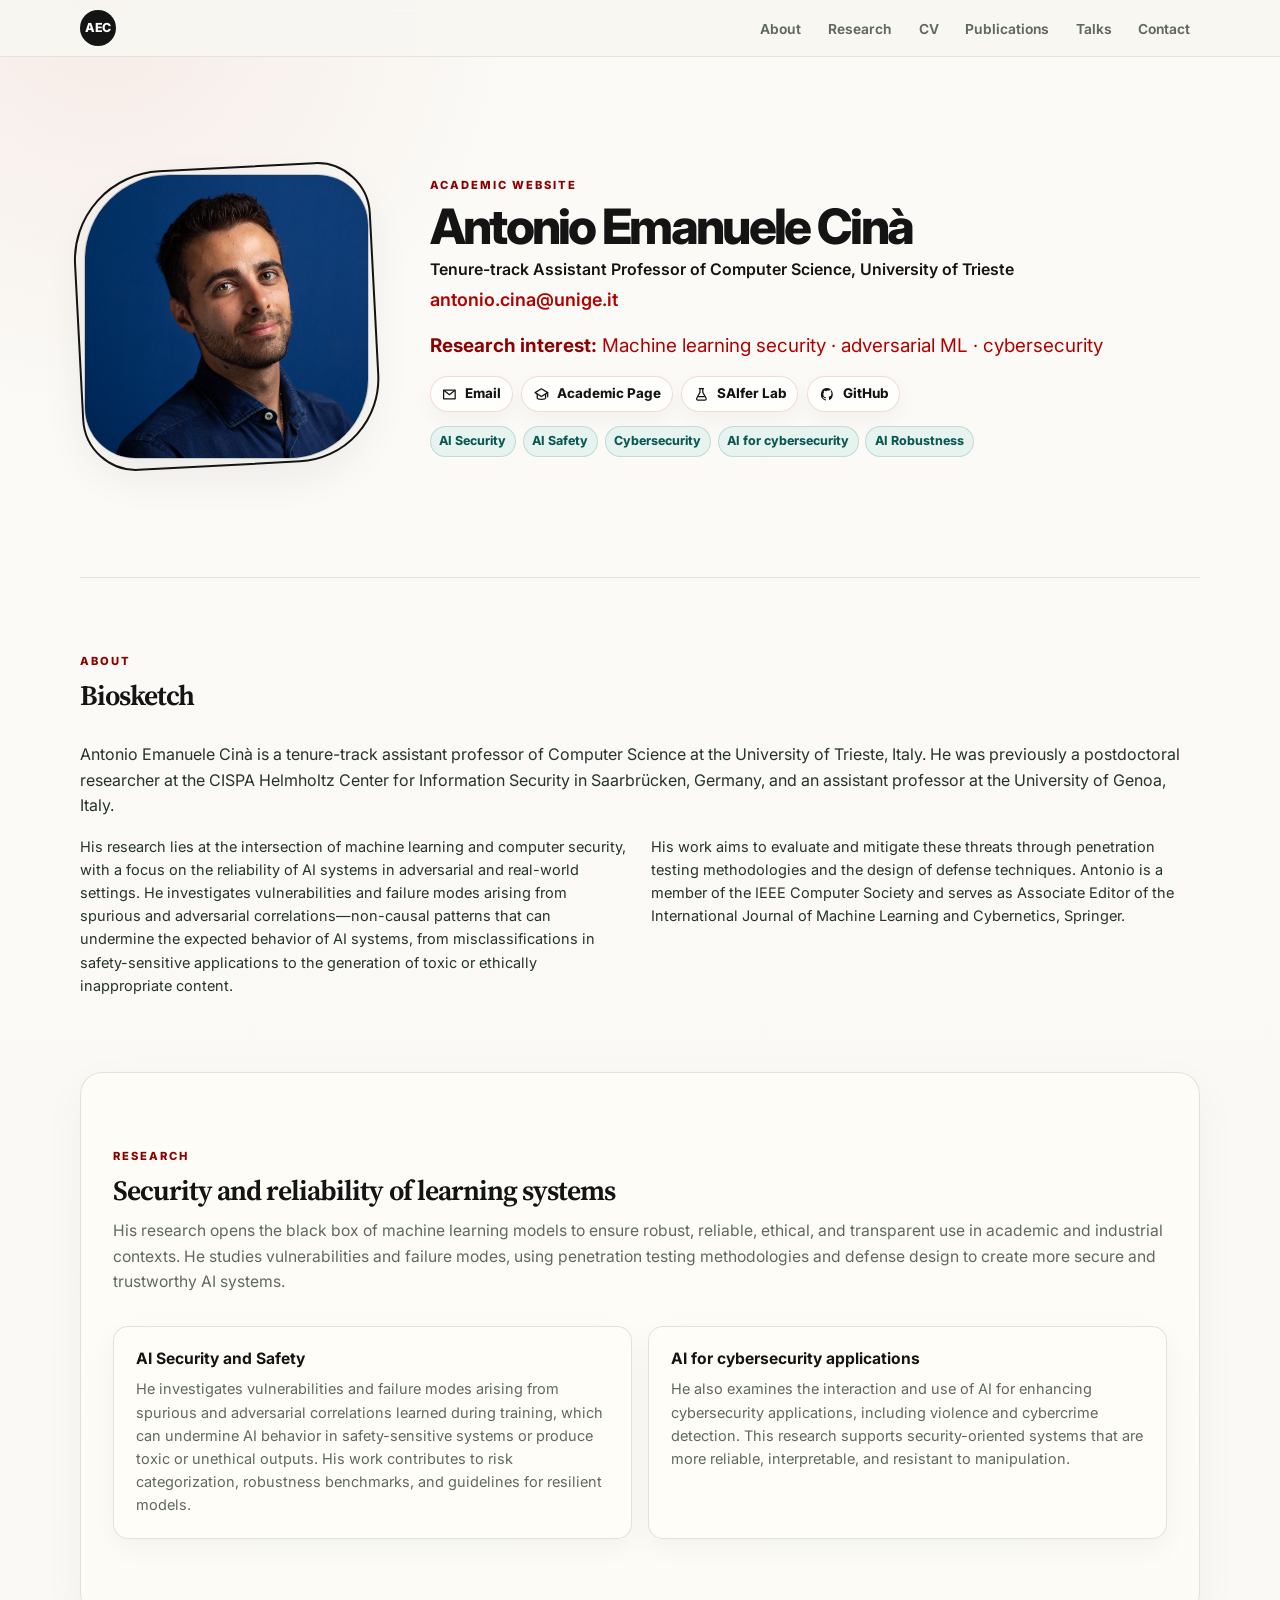
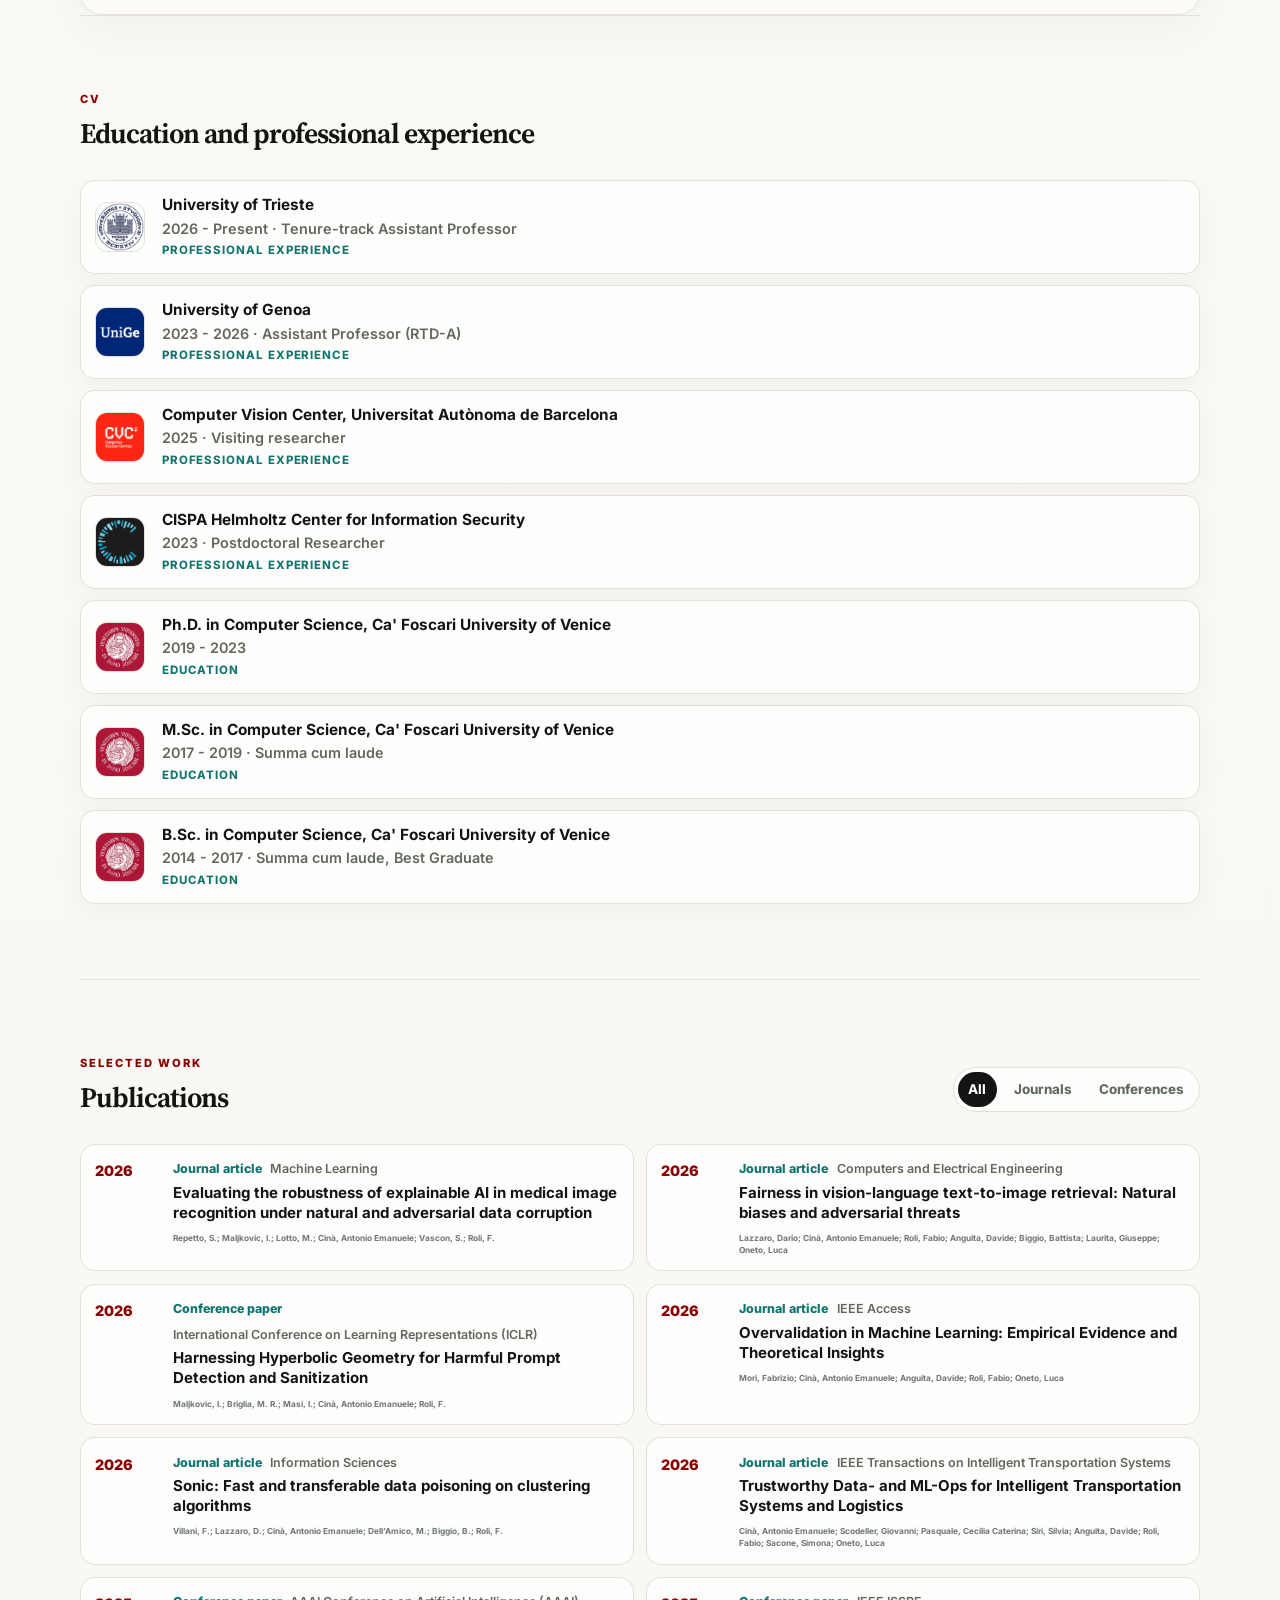
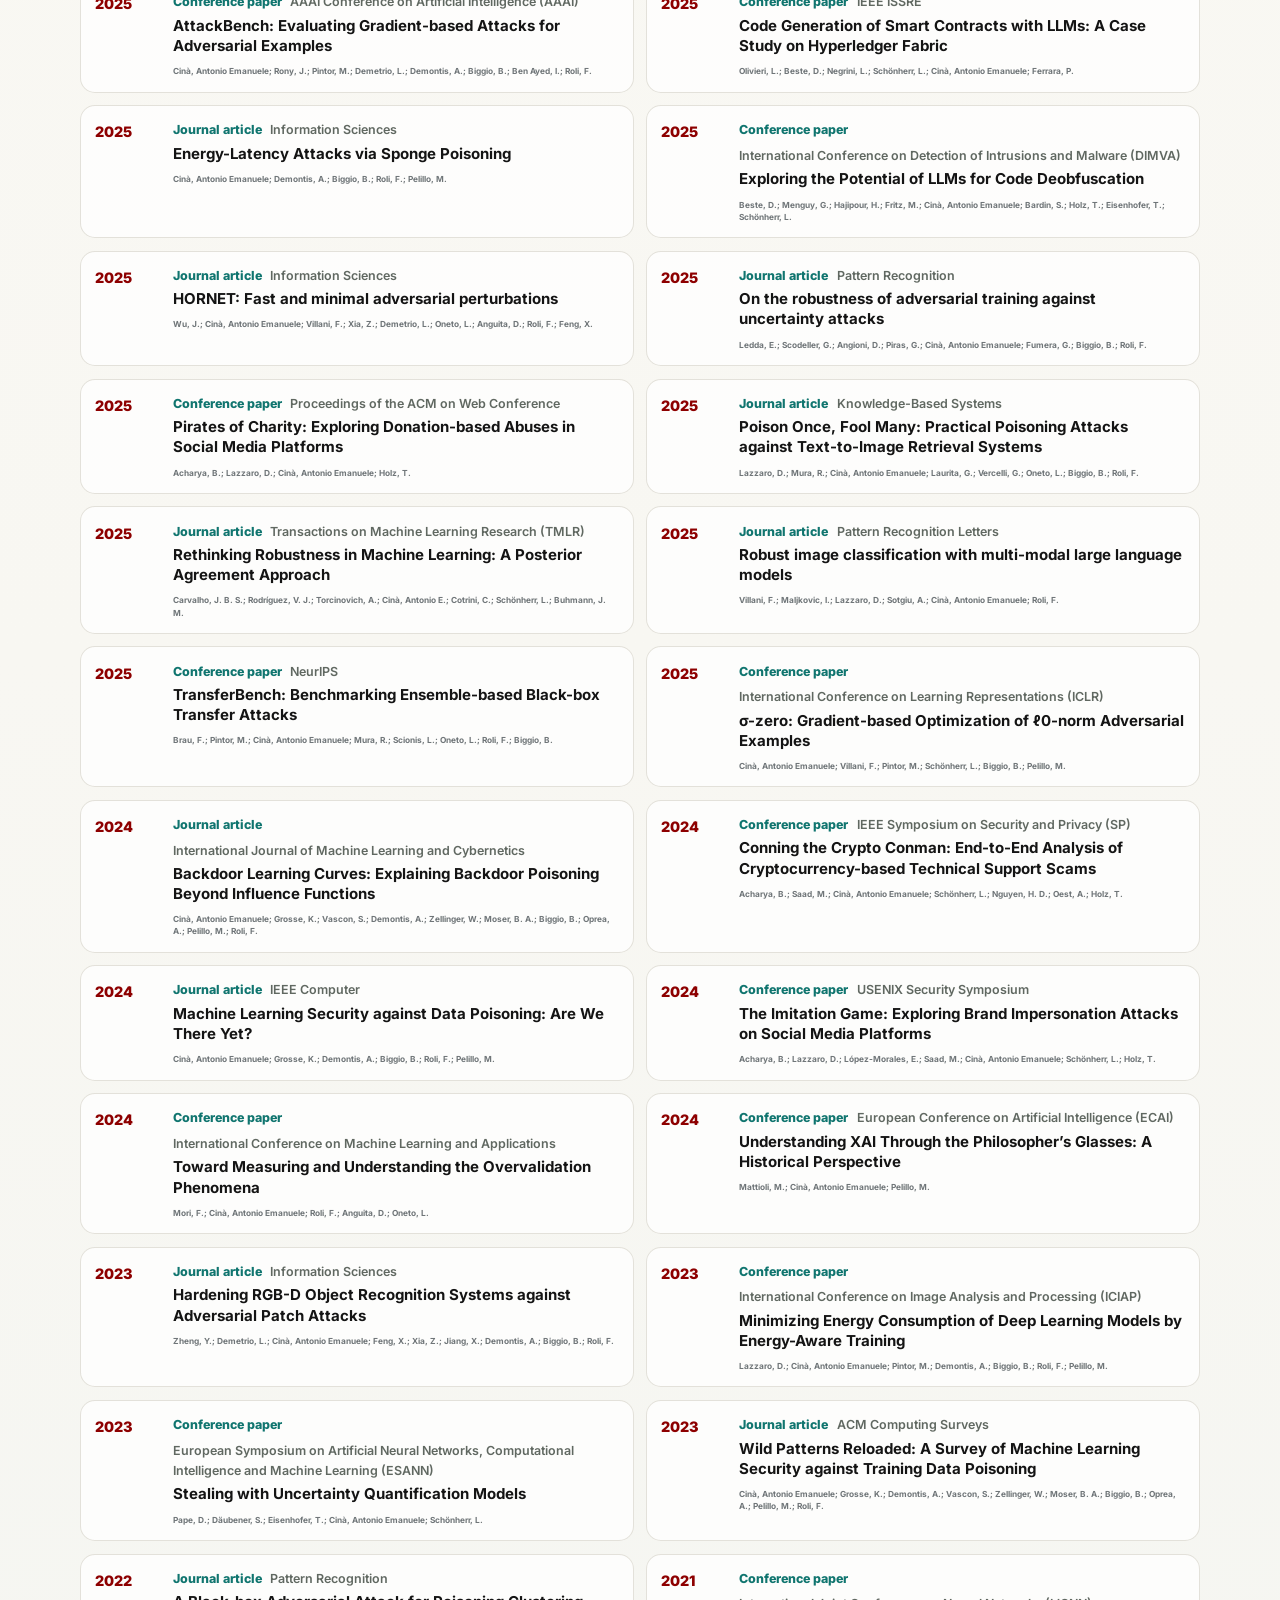
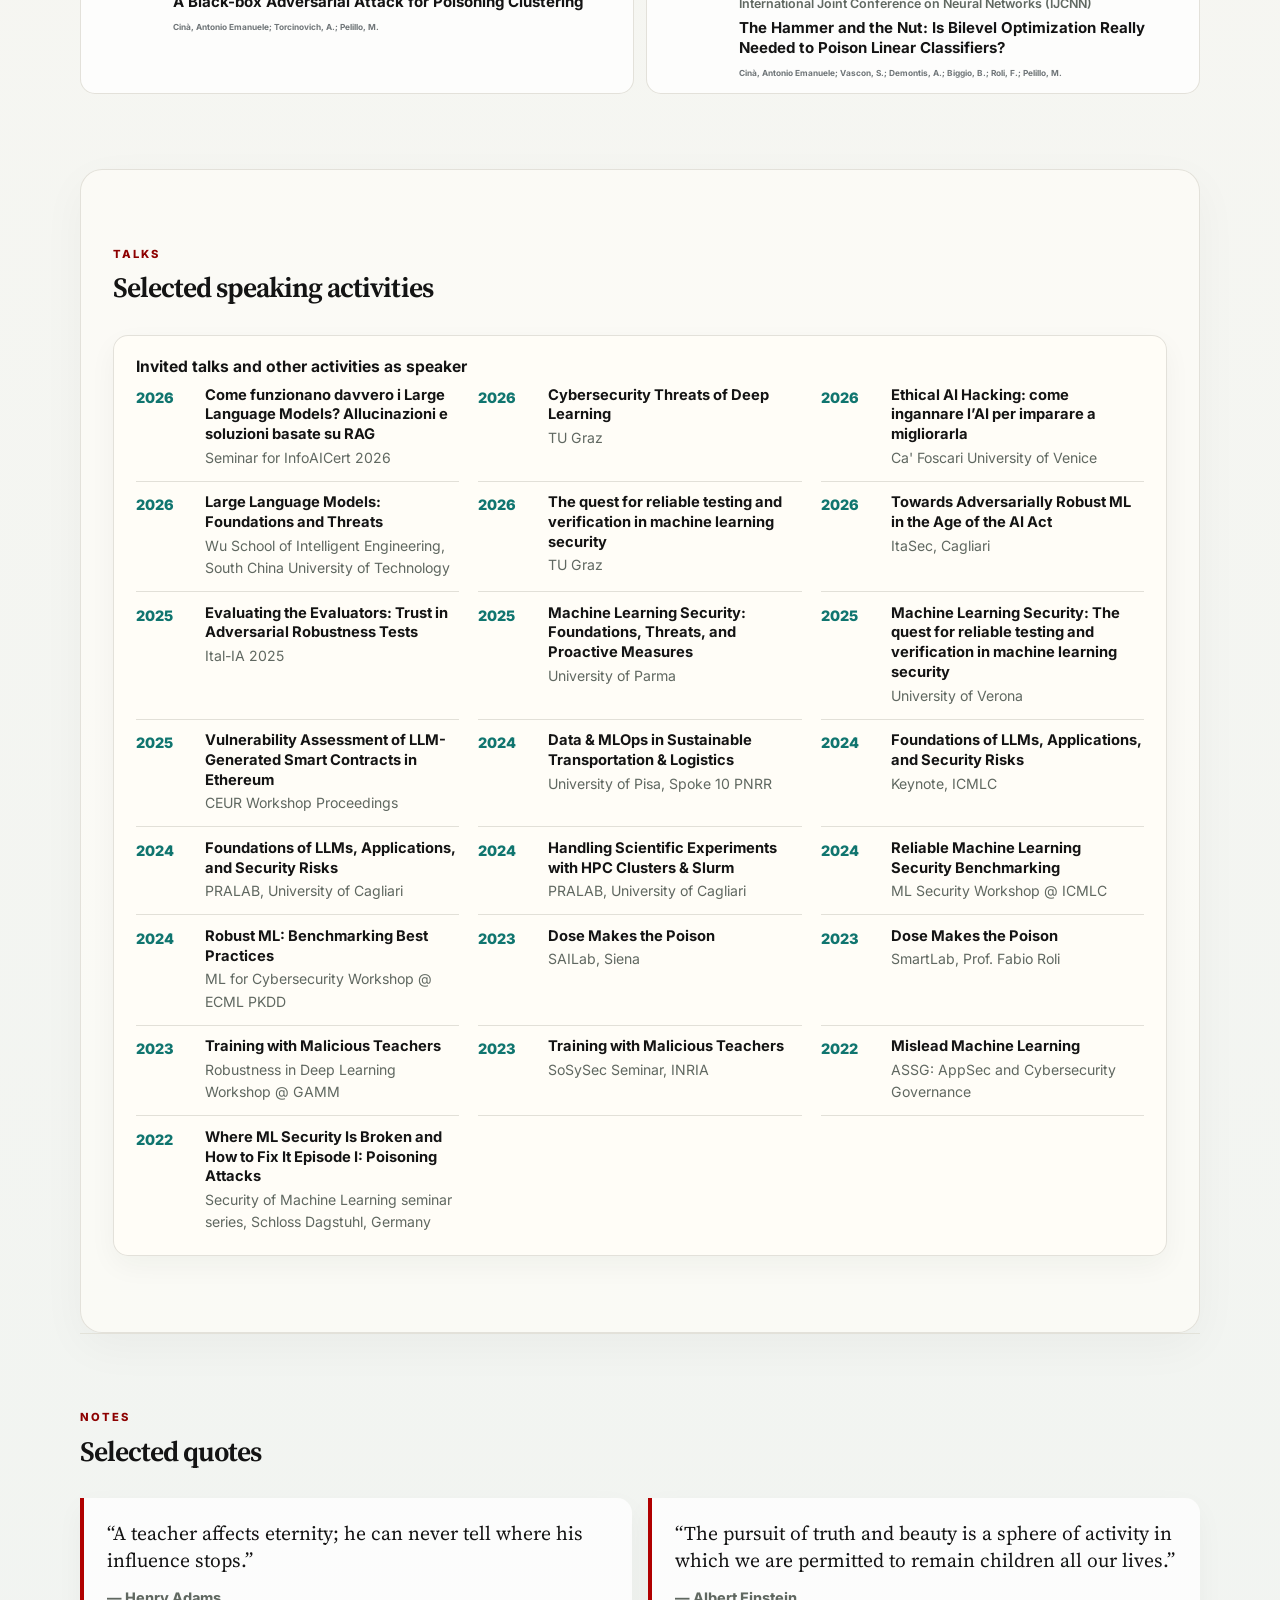
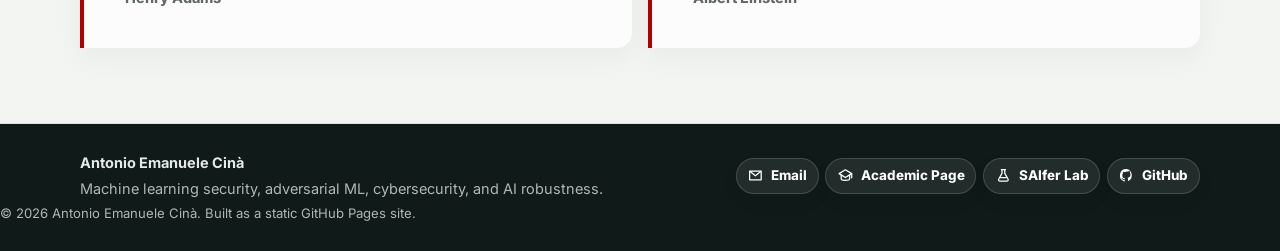
<file: index.html>
<!doctype html>
<html lang="en">
  <head>
    <meta charset="utf-8">
    <meta name="viewport" content="width=device-width, initial-scale=1">
    <meta name="description" content="Academic website of Antonio Emanuele Cinà, researcher in machine learning security, adversarial machine learning, cybersecurity, and AI robustness.">
    <meta name="theme-color" content="#b00000">
    <title>Antonio Emanuele Cinà | Academic Website</title>
    <link rel="preconnect" href="https://fonts.googleapis.com">
    <link rel="preconnect" href="https://fonts.gstatic.com" crossorigin>
    <link href="https://fonts.googleapis.com/css2?family=Inter:wght@400;500;600;700;800&family=Source+Serif+4:opsz,wght@8..60,500;8..60,650&display=swap" rel="stylesheet">
    <link rel="stylesheet" href="assets/css/style.css">
    <link rel="icon" href="https://img.icons8.com/color/48/motarboard.png" type="image/png">
  </head>
  <body>
    <a class="skip-link" href="#main">Skip to content</a>

    <header class="site-header">
      <nav class="nav wrap" aria-label="Primary navigation">
        <a class="brand" href="#top" aria-label="Antonio Emanuele Cinà home">AEC</a>
        <button class="nav-toggle" type="button" aria-expanded="false" aria-controls="nav-links">Menu</button>
        <ul class="nav-links" id="nav-links">
          <li><a href="#about">About</a></li>
          <li><a href="#research">Research</a></li>
          <li><a href="#experience">CV</a></li>
          <li><a href="#publications">Publications</a></li>
          <li><a href="#talks">Talks</a></li>
          <li><a href="#contact">Contact</a></li>
        </ul>
      </nav>
    </header>

    <main id="main">
      <section class="hero wrap" id="top" aria-labelledby="person-name">
        <figure class="portrait-frame">
          <img id="profile-photo" src="assets/img/profile.jpg" alt="">
        </figure>

        <div class="hero-copy">
          <p class="kicker">Academic website</p>
          <h1 id="person-name">Antonio Emanuele Cinà</h1>
          <p class="role" id="person-title">Tenure-Track Researcher (RTDA), University of Genoa</p>
          <a class="hero-email" id="email-link" href="mailto:antonio.cina@unige.it">antonio.cina@unige.it</a>
          <p class="research-line"><strong>Research interest:</strong> <span id="person-tagline">Machine Learning Security · Adversarial ML · Cybersecurity</span></p>
          <ul class="contact-icons" id="contact-icons" aria-label="Contact and profile links"></ul>
          <ul class="tag-list" id="interest-tags" aria-label="Research interests"></ul>
        </div>
      </section>

      <section class="section wrap" id="about" aria-labelledby="about-title">
        <div class="section-header">
          <p class="kicker">About</p>
          <h2 id="about-title">Biosketch</h2>
        </div>
        <div class="section-content prose" id="bio-text"></div>
      </section>

      <section class="section section-soft wrap" id="research" aria-labelledby="research-title">
        <div class="section-header">
          <p class="kicker">Research</p>
          <h2 id="research-title">Security and reliability of learning systems</h2>
          <p id="research-objective" class="section-lede"></p>
        </div>
        <div class="card-grid" id="research-focus"></div>
      </section>

      <section class="section wrap" id="experience" aria-labelledby="experience-title">
        <div class="section-header">
          <p class="kicker">CV</p>
          <h2 id="experience-title">Education and professional experience</h2>
        </div>
        <ol class="experience-list" id="timeline"></ol>
      </section>

      <section class="section wrap" id="publications" aria-labelledby="publications-title">
        <div class="section-header publication-heading">
          <div>
            <p class="kicker">Selected work</p>
            <h2 id="publications-title">Publications</h2>
          </div>
          <div class="publication-tabs" role="tablist" aria-label="Publication filters">
            <button class="tab-button is-active" type="button" role="tab" aria-selected="true" data-filter="all">All</button>
            <button class="tab-button" type="button" role="tab" aria-selected="false" data-filter="journal">Journals</button>
            <button class="tab-button" type="button" role="tab" aria-selected="false" data-filter="conference">Conferences</button>
          </div>
        </div>
        <ol class="publication-list filtered" id="publication-list"></ol>
      </section>

      <section class="section section-soft wrap" id="talks" aria-labelledby="talks-title">
        <div class="section-header">
          <p class="kicker">Talks</p>
          <h2 id="talks-title">Selected speaking activities</h2>
        </div>
        <div class="talk-grid">
          <article class="talk-panel full">
            <h3>Invited talks and other activities as speaker</h3>
            <ol class="talk-list compact" id="talks-list"></ol>
          </article>
        </div>
      </section>

      <section class="section quote-section wrap" aria-labelledby="quotes-title">
        <div class="section-header">
          <p class="kicker">Notes</p>
          <h2 id="quotes-title">Selected quotes</h2>
        </div>
        <div id="quotes" class="quotes"></div>
      </section>
    </main>

    <footer class="footer" id="contact">
      <div class="wrap footer-inner">
        <div>
          <strong>Antonio Emanuele Cinà</strong>
          <p>Machine learning security, adversarial ML, cybersecurity, and AI robustness.</p>
        </div>
        <ul class="footer-links" id="footer-links" aria-label="Footer contact links"></ul>
      </div>
      <p class="copyright">© <span id="year"></span> Antonio Emanuele Cinà. Built as a static GitHub Pages site.</p>
    </footer>

    <script src="assets/js/site-data.js"></script>
    <script src="assets/js/main.js"></script>
  </body>
</html>
</file>
<file: assets/css/style.css>
:root {
  color-scheme: light;
  --bg: #f8f7f2;
  --surface: #fffdf8;
  --surface-strong: #ffffff;
  --text: #141414;
  --muted: #606861;
  --line: #e2e0d8;
  --accent: #b00000;
  --accent-strong: #8d0000;
  --accent-soft: #f7e7e3;
  --teal: #10756f;
  --teal-soft: #e6f3ef;
  --shadow: 0 16px 44px rgba(28, 30, 27, 0.07);
  --radius-lg: 22px;
  --radius-md: 15px;
  --radius-sm: 10px;
  --font-sans: "Inter", system-ui, -apple-system, BlinkMacSystemFont, "Segoe UI", sans-serif;
  --font-serif: "Source Serif 4", Georgia, serif;
}

* { box-sizing: border-box; }
html { scroll-behavior: smooth; }
body {
  margin: 0;
  background:
    radial-gradient(circle at 8% 0%, rgba(176, 0, 0, 0.06), transparent 26rem),
    linear-gradient(180deg, #fbfaf6 0%, var(--bg) 58%, #f1f4f1 100%);
  color: var(--text);
  font-family: var(--font-sans);
  font-size: 14.5px;
  line-height: 1.6;
  text-rendering: optimizeLegibility;
  -webkit-font-smoothing: antialiased;
}

img { display: block; max-width: 100%; }
a { color: var(--text); text-decoration: none; }
a:hover { color: var(--text); }
:focus-visible { outline: 3px solid var(--accent); outline-offset: 4px; }

.wrap { width: min(1120px, calc(100% - 44px)); margin-inline: auto; }

.skip-link {
  position: fixed;
  top: 1rem;
  left: 1rem;
  z-index: 100;
  transform: translateY(-150%);
  border-radius: 999px;
  background: var(--text);
  color: #fff;
  padding: 0.7rem 1rem;
}
.skip-link:focus { transform: translateY(0); }

.site-header {
  position: sticky;
  top: 0;
  z-index: 20;
  border-bottom: 1px solid rgba(226, 224, 216, 0.86);
  background: rgba(248, 247, 242, 0.9);
  backdrop-filter: blur(18px);
}
.nav { display: flex; align-items: center; justify-content: space-between; gap: 1rem; padding-block: 0.62rem; }
.brand {
  display: inline-grid;
  width: 2.25rem;
  height: 2.25rem;
  place-items: center;
  border-radius: 50%;
  background: var(--text);
  color: #fff;
  font-size: 0.78rem;
  font-weight: 800;
  letter-spacing: -0.04em;
  text-decoration: none;
}
.nav-toggle {
  display: none;
  border: 1px solid var(--line);
  border-radius: 999px;
  background: var(--surface);
  color: var(--text);
  font-weight: 700;
  padding: 0.5rem 0.75rem;
}
.nav-links,
.tag-list,
.contact-icons,
.footer-links {
  display: flex;
  align-items: center;
  gap: 0.42rem;
  margin: 0;
  padding: 0;
  list-style: none;
}
.nav-links { flex-wrap: wrap; justify-content: flex-end; }
.nav-links a {
  border-radius: 999px;
  color: var(--muted);
  font-size: 0.86rem;
  font-weight: 650;
  padding: 0.42rem 0.62rem;
  text-decoration: none;
}
.nav-links a:hover { background: var(--accent-soft); color: var(--accent-strong); }

.hero {
  display: grid;
  grid-template-columns: minmax(220px, 292px) minmax(0, 1fr);
  gap: clamp(1.8rem, 4.5vw, 4.4rem);
  align-items: center;
  padding-block: clamp(2.4rem, 6vw, 4.8rem);
  min-height: 520px;
}
.portrait-frame {
  position: relative;
  margin: 0;
  width: min(100%, 285px);
  justify-self: center;
}
.portrait-frame::before {
  content: "";
  position: absolute;
  inset: -7px;
  z-index: -1;
  border: 2px solid var(--text);
  border-radius: 30% 18% 28% 18%;
  transform: rotate(-3deg);
}
.portrait-frame img {
  width: 100%;
  aspect-ratio: 1 / 1;
  object-fit: cover;
  border: 1px solid rgba(20, 20, 20, 0.22);
  border-radius: 30% 18% 28% 18%;
  box-shadow: var(--shadow);
}
.hero-copy { max-width: 760px; }
.kicker {
  margin: 0 0 0.55rem;
  color: var(--accent-strong);
  font-size: 0.7rem;
  font-weight: 800;
  letter-spacing: 0.18em;
  text-transform: uppercase;
}
.hero h1 {
  margin: 0;
  color: var(--text);
  font-family: var(--font-sans);
  font-size: clamp(2.15rem, 4.7vw, 3.05rem);
  font-weight: 800;
  letter-spacing: -0.055em;
  line-height: 0.98;
}
.section h2 {
  margin: 0;
  color: var(--text);
  font-family: var(--font-serif);
  font-size: clamp(1.65rem, 3vw, 1.75rem);
  font-weight: 650;
  letter-spacing: -0.035em;
  line-height: 1.08;
}
.role {
  max-width: 720px;
  margin: 0.7rem 0 0;
  color: var(--text);
  font-size: clamp(1rem, 1.7vw, 1.32rem);
  font-weight: 650;
  line-height: 1.32;
}
.hero-email {
  display: inline-block;
  margin-top: 0.18rem;
  font-size: clamp(0.96rem, 1.45vw, 1.12rem);
  font-weight: 600;
  color: var(--accent);
}
.research-line {
  max-width: 760px;
  margin: 1.15rem 0 0;
  color: var(--accent);
  font-size: clamp(1rem, 1.65vw, 1.18rem);
  line-height: 1.4;
}
.research-line strong { color: var(--accent-strong); }
.contact-icons { flex-wrap: wrap; margin-top: 1rem; gap: 0.55rem; }
.icon-link {
  display: inline-flex;
  align-items: center;
  gap: 0.45rem;
  min-height: 2.28rem;
  border: 1px solid rgba(176, 0, 0, 0.14);
  border-radius: 999px;
  background: rgba(255, 255, 255, 0.76);
  color: var(--text);
  font-size: 0.84rem;
  font-weight: 750;
  padding: 0.38rem 0.66rem;
  text-decoration: none;
  box-shadow: 0 8px 22px rgba(20, 30, 28, 0.04);
}
.icon-link:hover { transform: translateY(-1px); background: var(--accent-soft); color: var(--accent-strong); }
.icon-link svg {
  width: 1.05rem;
  height: 1.05rem;
  fill: none;
  stroke: currentColor;
  stroke-width: 1.8;
  stroke-linecap: round;
  stroke-linejoin: round;
}
.icon-link svg path:first-child:last-child { fill: currentColor; stroke: none; }
.icon-link.compact { min-height: 2.2rem; background: rgba(255,255,255,0.08); color: #fff; border-color: rgba(255,255,255,0.16); }
.tag-list { flex-wrap: wrap; margin-top: 0.85rem; }
.tag {
  border: 1px solid rgba(16, 117, 111, 0.18);
  border-radius: 999px;
  background: var(--teal-soft);
  color: #0a5852;
  font-size: 0.78rem;
  font-weight: 750;
  padding: 0.28rem 0.54rem;
}

.section {
  padding-block: clamp(2.8rem, 6vw, 4.7rem);
  border-top: 1px solid rgba(226, 224, 216, 0.9);
}
.section-soft {
  width: min(1120px, calc(100% - 44px));
  border: 1px solid rgba(226, 224, 216, 0.95);
  border-radius: var(--radius-lg);
  background: rgba(255, 253, 248, 0.6);
  padding-inline: clamp(1.15rem, 3vw, 2rem);
  box-shadow: 0 14px 46px rgba(20, 30, 28, 0.04);
}
.section-header {
  max-width: 1080px;/*780px;*/
  margin-bottom: clamp(1.2rem, 3vw, 2rem);
}
.section-lede { margin: 0.8rem 0 0; color: var(--muted); font-size: 0.98rem; line-height: 1.62; }
.prose {
  display: grid;
  grid-template-columns: repeat(2, minmax(0, 1fr));
  gap: 1rem 1.4rem;
}
.prose p { margin: 0; color: #26332f; }
.prose p:first-child { grid-column: 1 / -1; font-size: 1rem; }
.card-grid { display: grid; grid-template-columns: repeat(2, minmax(0, 1fr)); gap: 1rem; }
.card,
.talk-panel {
  border: 1px solid rgba(226, 224, 216, 0.95);
  border-radius: var(--radius-md);
  background: rgba(255, 253, 248, 0.88);
  padding: clamp(1rem, 2vw, 1.35rem);
  box-shadow: 0 10px 28px rgba(20, 35, 32, 0.045);
}
.card h3,
.talk-panel h3 { margin: 0 0 0.5rem; color: var(--text); font-size: 0.98rem; line-height: 1.3; }
.card p { margin: 0; color: var(--muted); }

.experience-list { display: grid; gap: 0.72rem; margin: 0; padding: 0; list-style: none; }
.experience-item {
  display: grid;
  grid-template-columns: 52px 1fr;
  gap: 0.9rem;
  align-items: center;
  border: 1px solid rgba(226, 224, 216, 0.95);
  border-radius: var(--radius-md);
  background: rgba(255, 255, 255, 0.72);
  padding: 0.85rem 0.9rem;
  box-shadow: 0 10px 28px rgba(20, 35, 32, 0.035);
}
.experience-logo {
  display: grid;
  width: 50px;
  height: 50px;
  place-items: center;
  overflow: hidden;
  border: 1px solid var(--line);
  border-radius: 12px;
  background: #fff;
  color: var(--teal);
  font-size: 0.68rem;
  font-weight: 850;
  text-align: center;
}
.experience-logo img {
  width: 100%;
  height: 100%;
  object-fit: contain;
}
.experience-logo.fallback img { display: none; }
.experience-body { display: grid; gap: 0.08rem; }
.experience-body strong { color: var(--text); font-size: 0.96rem; line-height: 1.32; }
.experience-body span { color: var(--muted); font-size: 0.9rem; font-weight: 600; }
.experience-body em { color: var(--teal); font-size: 0.72rem; font-style: normal; font-weight: 750; text-transform: uppercase; letter-spacing: 0.08em; }

.publication-heading {
  display: flex;
  align-items: end;
  justify-content: space-between;
  gap: 1.2rem;
  max-width: none;
}
.publication-heading > div:first-child { max-width: 720px; }
.publication-heading code { border-radius: 0.45rem; background: var(--accent-soft); color: var(--accent-strong); padding: 0.08rem 0.26rem; }
.publication-tabs {
  display: inline-flex;
  flex-wrap: wrap;
  align-items: center;
  gap: 0.35rem;
  width: fit-content;
  border: 1px solid var(--line);
  border-radius: 999px;
  background: rgba(255, 255, 255, 0.72);
  padding: 0.25rem;
}
.tab-button {
  border: 0;
  border-radius: 999px;
  background: transparent;
  color: var(--muted);
  cursor: pointer;
  font: inherit;
  font-size: 0.84rem;
  font-weight: 750;
  padding: 0.42rem 0.68rem;
}
.tab-button.is-active { background: var(--text); color: #fff; }
.publication-list.filtered { display: grid; grid-template-columns: repeat(2, minmax(0, 1fr)); gap: 0.8rem; margin: 0; padding: 0; list-style: none; }
.publication-item {
  display: grid;
  grid-template-columns: 4rem 1fr;
  gap: 0.85rem;
  align-items: start;
  border: 1px solid rgba(226, 224, 216, 0.95);
  border-radius: var(--radius-md);
  background: rgba(255, 255, 255, 0.74);
  padding: 0.88rem;
}
.pub-year { color: var(--accent-strong); font-weight: 850; font-size: 0.9rem; }
.pub-body { display: grid; gap: 0.22rem; }
.pub-topline { display: flex; flex-wrap: wrap; gap: 0.35rem 0.55rem; color: var(--muted); font-size: 0.78rem; font-weight: 600; }
.pub-type { color: var(--teal); font-weight: 800; }
.publication-item strong { color: var(--text); font-size: 0.94rem; line-height: 1.34; }
.pub-authors {
  margin: 0.35rem 0 0;
  color: #6f7578;
  font-size: 0.52rem;
  font-weight: 700;
  line-height: 1.45;
}
.pub-authors::first-letter {
  text-transform: none;
}
.talk-grid { display: grid; grid-template-columns: repeat(2, minmax(0, 1fr)); gap: 1rem; }
.talk-panel.full { grid-column: 1 / -1; }
.talk-list { display: grid; gap: 0.72rem; margin: 0; padding: 0; list-style: none; }
.talk-item { display: grid; grid-template-columns: 3.6rem 1fr; gap: 0.75rem; padding-bottom: 0.72rem; border-bottom: 1px solid var(--line); }
.talk-item:last-child { border-bottom: 0; padding-bottom: 0; }
.talk-item time { color: var(--teal); font-weight: 850; font-size: 0.9rem; }
.talk-item strong { display: block; font-size: 0.92rem; line-height: 1.35; }
.talk-item span span { display: block; color: var(--muted); margin-top: 0.1rem; font-size: 0.88rem; }
.talk-list.compact { grid-template-columns: repeat(3, minmax(0, 1fr)); column-gap: 1.2rem; }

.quotes { display: grid; grid-template-columns: repeat(2, minmax(0, 1fr)); gap: 1rem; }
.quotes blockquote {
  margin: 0;
  min-height: 150px;
  border-left: 4px solid var(--accent);
  border-radius: 0 var(--radius-md) var(--radius-md) 0;
  background: rgba(255, 255, 255, 0.78);
  padding: clamp(1rem, 2.5vw, 1.45rem);
  box-shadow: 0 10px 28px rgba(20, 35, 32, 0.04);
}
.quotes p { margin: 0; color: var(--text); font-family: var(--font-serif); font-size: clamp(1rem, 1.6vw, 1.22rem); line-height: 1.38; }
.quotes cite { display: block; margin-top: 0.72rem; color: var(--muted); font-style: normal; font-weight: 750; }

.footer { border-top: 1px solid var(--line); background: #101b19; color: rgba(255, 255, 255, 0.9); padding-block: 1.7rem; }
.footer-inner { display: flex; align-items: center; justify-content: space-between; gap: 1.5rem; }
.footer p { margin: 0.18rem 0 0; color: rgba(255, 255, 255, 0.68); }
.footer-links { flex-wrap: wrap; justify-content: flex-end; }
.copyright { width: min(1120px, calc(100% - 44px)); margin: 1rem auto 0; color: rgba(255, 255, 255, 0.58); font-size: 0.82rem; }

@media (prefers-reduced-motion: reduce) {
  *, *::before, *::after { scroll-behavior: auto !important; transition: none !important; }
}

@media (max-width: 980px) {
  .hero { grid-template-columns: 220px 1fr; gap: 2rem; min-height: auto; }
  .publication-list.filtered { grid-template-columns: 1fr; }
  .talk-list.compact { grid-template-columns: repeat(2, minmax(0, 1fr)); }
}

@media (max-width: 820px) {
  .hero { grid-template-columns: 1fr; padding-block: 2.6rem; }
  .portrait-frame { justify-self: start; width: min(70vw, 260px); }
  .prose, .card-grid, .talk-grid, .quotes { grid-template-columns: 1fr; }
  .prose p:first-child { grid-column: auto; }
  .publication-heading { display: grid; align-items: start; }
}

@media (max-width: 720px) {
  body { font-size: 14px; }
  .wrap, .section-soft { width: min(100% - 28px, 1120px); }
  .nav-toggle { display: inline-flex; }
  .nav { position: relative; }
  .nav-links {
    position: absolute;
    top: calc(100% + 0.5rem);
    right: 0;
    display: none;
    width: min(260px, calc(100vw - 28px));
    flex-direction: column;
    align-items: stretch;
    border: 1px solid var(--line);
    border-radius: var(--radius-md);
    background: var(--surface-strong);
    padding: 0.6rem;
    box-shadow: var(--shadow);
  }
  .nav-links.is-open { display: flex; }
  .nav-links a { display: block; }
  .hero h1 { font-size: clamp(2rem, 10vw, 3.1rem); }
  .role { font-size: 1rem; }
  .research-line { font-size: 1rem; }
  .section { padding-block: 2.8rem; }
  .section h2 { font-size: clamp(1.65rem, 8vw, 2.25rem); }
  .publication-tabs { border-radius: var(--radius-md); }
  .publication-item { grid-template-columns: 1fr; gap: 0.25rem; }
  .experience-item { grid-template-columns: 48px 1fr; padding: 0.82rem; }
  .experience-logo { width: 46px; height: 46px; }
  .experience-logo img { width: 30px; height: 30px; }
  .talk-item { grid-template-columns: 3.2rem 1fr; }
  .talk-list.compact { grid-template-columns: 1fr; }
  .footer-inner { align-items: flex-start; flex-direction: column; }
  .footer-links { justify-content: flex-start; }
}

#person-title{font-size: 1.1em; font-weight: 600; color: var(--text); margin: 0.5rem 0 0.2rem;}
</file>
